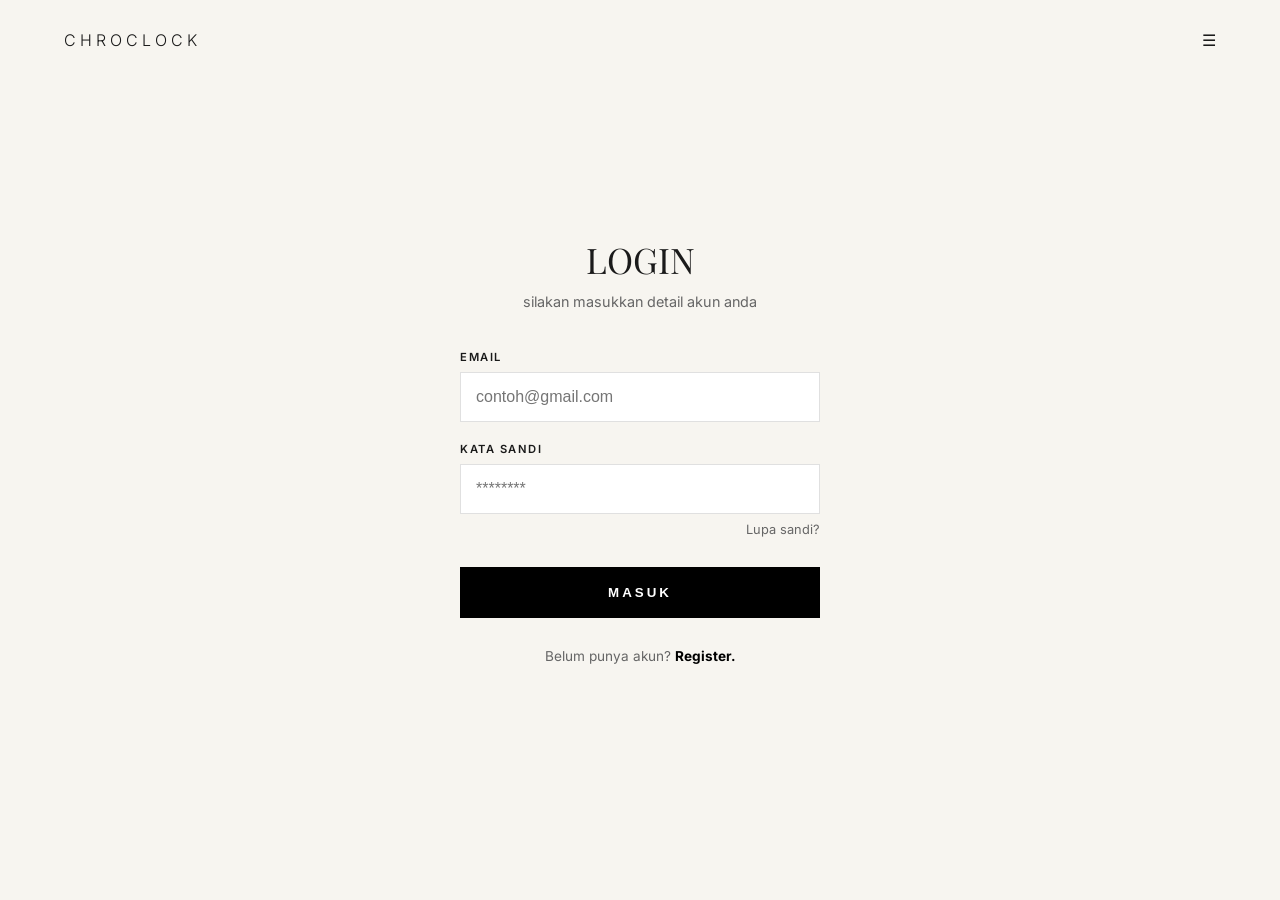
<file: index.html>
<!DOCTYPE html>
<html lang="id">
<head>
    <meta charset="UTF-8">
    <meta name="viewport" content="width=device-width, initial-scale=1.0">
    <title>Chroclock - masuk</title>
    <link href="https://fonts.googleapis.com/css2?family=Inter:wght@300;400;600&family=Playfair+Display:wght@400&display=swap" rel="stylesheet">
    <link rel="stylesheet" href="style.css">
</head>
<body>

    <header>
        <div class="logo">Chroclock</div>
        <div class="burger-menu">☰</div>
    </header>

    <main class="login-wrapper">
        <h1 class="login-title">LOGIN</h1>
        <p class="login-subtitle">silakan masukkan detail akun anda</p>

        <form>
            <div class="input-group">
                <label>email</label>
                <input type="email" placeholder="contoh@gmail.com">
            </div>

            <div class="input-group">
                <label>kata sandi</label>
                <input type="password" placeholder="********">
                <a href="#" class="forgot">Lupa sandi?</a>
            </div>

            <button type="submit" class="btn-login">Masuk</button>
        </form>

        <p class="footer-text">
            Belum punya akun? <a href="register.html">Register.</a>
        </p>
    </main>

</body>
</html>
</file>
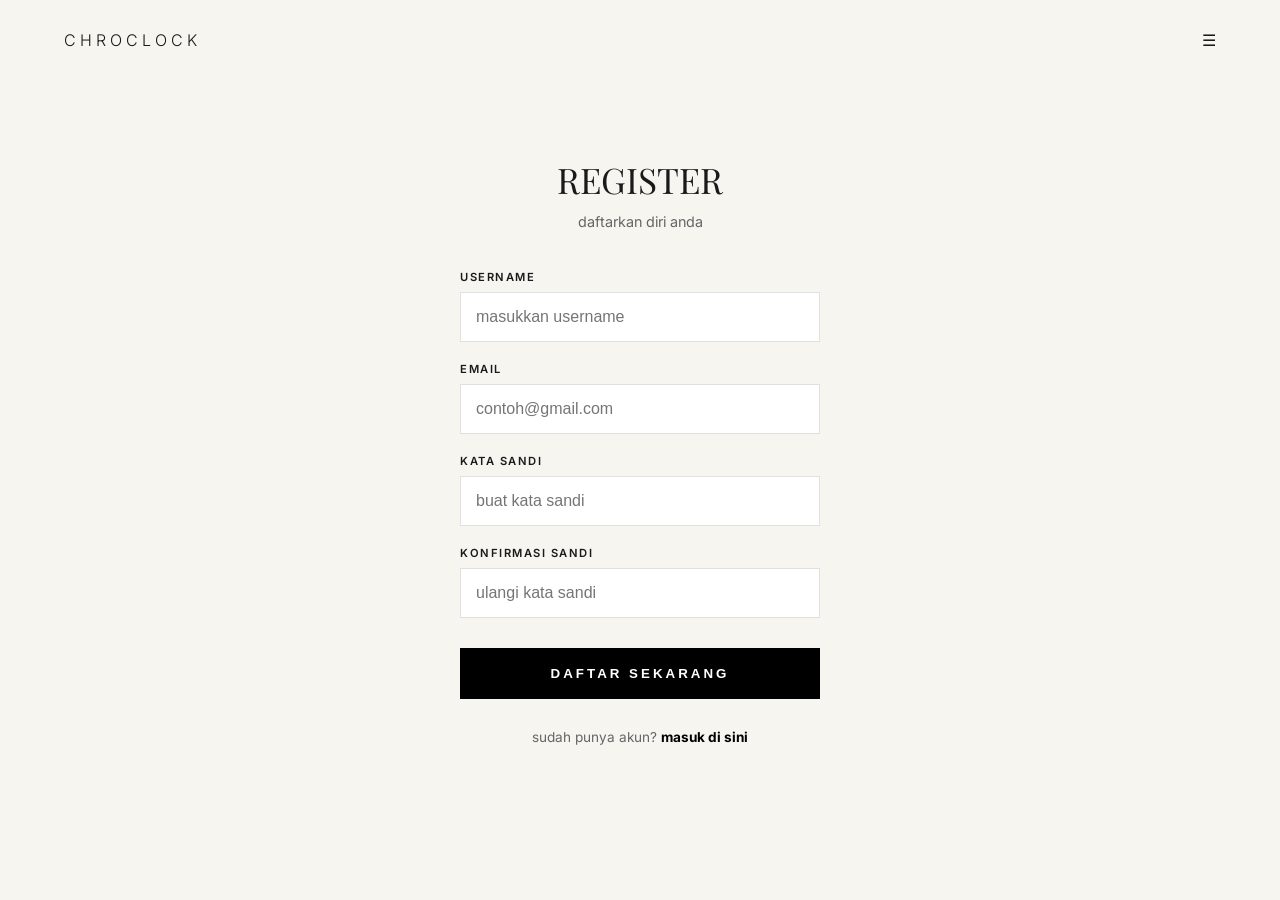
<file: register.html>
<!DOCTYPE html>
<html lang="id">
<head>
    <meta charset="UTF-8">
    <meta name="viewport" content="width=device-width, initial-scale=1.0">
    <title>Chroclock - Register</title>
    <link href="https://fonts.googleapis.com/css2?family=Inter:wght@300;400;600&family=Playfair+Display:wght@400&display=swap" rel="stylesheet">
    <link rel="stylesheet" href="register.css">
</head>
<body>

    <header>
        <div class="logo">Chroclock</div>
        <div class="burger-menu">☰</div>
    </header>

    <main class="login-wrapper">
        <h1 class="login-title">REGISTER</h1>
        <p class="login-subtitle">daftarkan diri anda</p>

        <form>
            <div class="input-group">
                <label>USERNAME</label>
                <input type="text" placeholder="masukkan username">
            </div>

            <div class="input-group">
                <label>email</label>
                <input type="email" placeholder="contoh@gmail.com">
            </div>

            <div class="input-group">
                <label>kata sandi</label>
                <input type="password" placeholder="buat kata sandi">
            </div>

            <div class="input-group">
                <label>konfirmasi sandi</label>
                <input type="password" placeholder="ulangi kata sandi">
            </div>

            <button type="submit" class="btn-login">daftar sekarang</button>
        </form>

        <p class="footer-text">
            sudah punya akun? <a href="index.html">masuk di sini</a>
        </p>
    </main>

</body>
</html>
</file>
<file: style.css>
* {
    margin: 0;
    padding: 0;
    box-sizing: border-box;
}

body {
    background-color: #f7f5f0;
    color: #1a1a1a;
    font-family: 'Inter', sans-serif;
    
    display: flex;
    justify-content: center;
    align-items: center;
    min-height: 100vh;
    width: 100%;
    position: relative;
}


header {
    position: absolute;
    top: 0;
    width: 100%;
    display: flex;
    justify-content: space-between;
    padding: 30px 5%;
}

.logo {
    letter-spacing: 4px;
    font-size: 1rem;
    text-transform: uppercase;
    font-weight: 300;
}

/* box utama form login */
.login-wrapper {
    width: 100%;
    max-width: 400px; /* atur lebar form */
    padding: 20px;
    text-align: center;
}

.login-title {
    font-family: 'Playfair Display', serif;
    font-size: 2.2rem;
    margin-bottom: 10px;
    font-weight: 400;
}

.login-subtitle {
    color: #666;
    margin-bottom: 40px;
    font-size: 0.9rem;
}

/* form input */
.input-group {
    text-align: left;
    margin-bottom: 20px;
}

.input-group label {
    display: block;
    font-size: 0.7rem;
    text-transform: uppercase;
    letter-spacing: 1.5px;
    margin-bottom: 8px;
    font-weight: 600;
}

input {
    width: 100%;
    padding: 15px;
    border: 1px solid #e0e0e0;
    background: #fff;
    font-size: 1rem;
    outline: none;
}

input:focus {
    border-color: #000;
}

.forgot {
    display: block;
    text-align: right;
    font-size: 0.8rem;
    color: #666;
    text-decoration: none;
    margin-top: 8px;
}


.btn-login {
    width: 100%;
    padding: 18px;
    background: #000;
    color: #fff;
    border: none;
    text-transform: uppercase;
    letter-spacing: 3px;
    font-weight: 600;
    cursor: pointer;
    margin-top: 10px;
    transition: 0.3s;
}

.btn-login:hover {
    opacity: 0.8;
}

.footer-text {
    margin-top: 30px;
    font-size: 0.85rem;
    color: #666;
}

.footer-text a {
    color: #000;
    font-weight: 700;
    text-decoration: none;
}

/* biar pas di hp gak mepet banget */
@media (max-width: 480px) {
    .login-wrapper {
        padding: 0 30px;
    }
}
</file>
<file: register.css>
/* reset */
* {
    margin: 0;
    padding: 0;
    box-sizing: border-box;
}

body {
    background-color: #f7f5f0;
    color: #1a1a1a;
    font-family: 'Inter', sans-serif;
    display: flex;
    justify-content: center;
    align-items: center;
    min-height: 100vh;
    width: 100%;
    position: relative;
}

header {
    position: absolute;
    top: 0;
    width: 100%;
    display: flex;
    justify-content: space-between;
    padding: 30px 5%;
}

.logo {
    letter-spacing: 4px;
    font-size: 1rem;
    text-transform: uppercase;
    font-weight: 300;
}

.login-wrapper {
    width: 100%;
    max-width: 400px;
    padding: 20px;
    text-align: center;
}

.login-title {
    font-family: 'Playfair Display', serif;
    font-size: 2.2rem;
    margin-bottom: 10px;
    font-weight: 400;
}

.login-subtitle {
    color: #666;
    margin-bottom: 40px;
    font-size: 0.9rem;
}

.input-group {
    text-align: left;
    margin-bottom: 20px;
}

.input-group label {
    display: block;
    font-size: 0.7rem;
    text-transform: uppercase;
    letter-spacing: 1.5px;
    margin-bottom: 8px;
    font-weight: 600;
}

input {
    width: 100%;
    padding: 15px;
    border: 1px solid #e0e0e0;
    background: #fff;
    font-size: 1rem;
    outline: none;
}

input:focus {
    border-color: #000;
}

.btn-login {
    width: 100%;
    padding: 18px;
    background: #000;
    color: #fff;
    border: none;
    text-transform: uppercase;
    letter-spacing: 3px;
    font-weight: 600;
    cursor: pointer;
    margin-top: 10px;
    transition: 0.3s;
}

.btn-login:hover {
    opacity: 0.8;
}

.footer-text {
    margin-top: 30px;
    font-size: 0.85rem;
    color: #666;
}

.footer-text a {
    color: #000;
    font-weight: 700;
    text-decoration: none;
}

@media (max-width: 480px) {
    .login-wrapper {
        padding: 0 30px;
    }
}
</file>
